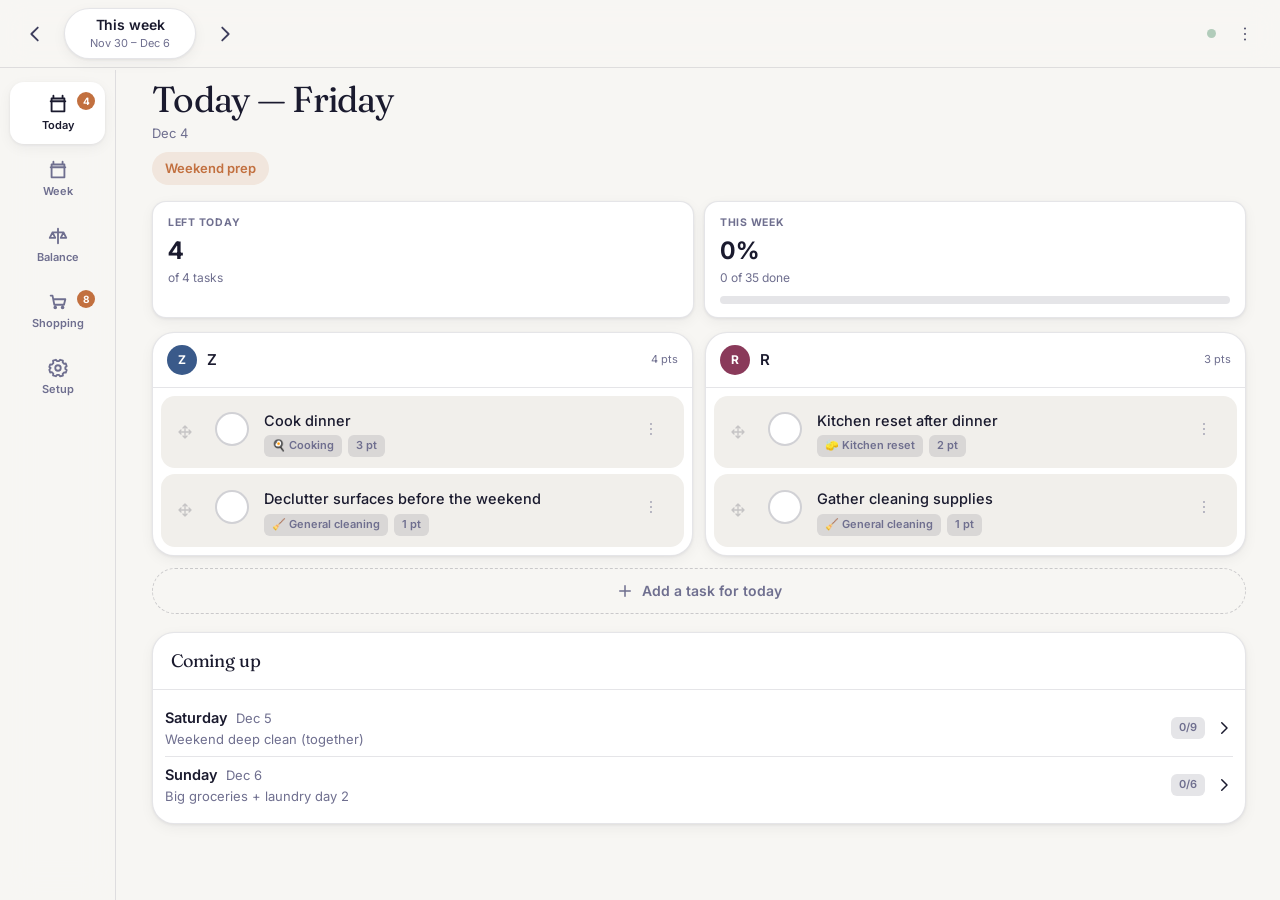
<file: index.html>
<!DOCTYPE html>
<html lang="en">
<head>
<meta charset="UTF-8">
<meta name="viewport" content="width=device-width, initial-scale=1, viewport-fit=cover">
<meta name="theme-color" content="#1a1a2e">
<meta name="description" content="Weekly home planner: fair task splitting for two people, tablet-first and offline.">
<title>Home Planner</title>

<link rel="manifest" href="manifest.webmanifest">
<link rel="apple-touch-icon" href="icons/icon-180.png">
<meta name="apple-mobile-web-app-capable" content="yes">
<meta name="apple-mobile-web-app-status-bar-style" content="black-translucent">
<meta name="apple-mobile-web-app-title" content="Home">
<meta name="mobile-web-app-capable" content="yes">

<link rel="preconnect" href="https://fonts.googleapis.com">
<link rel="preconnect" href="https://fonts.gstatic.com" crossorigin>
<link href="https://fonts.googleapis.com/css2?family=Fraunces:opsz,wght@9..144,400;9..144,600&family=Inter:wght@400;500;600;700&display=swap" rel="stylesheet">
<link rel="stylesheet" href="css/app.css">
</head>
<body>

<div id="boot" class="boot">
  <div class="boot-inner">
    <div class="boot-mark">H</div>
    <p>Loading your plan…</p>
  </div>
</div>

<div id="app" class="app" hidden>
  <header class="topbar">
    <div class="topbar-left">
      <button class="icon-btn" id="btn-prev-week" type="button" aria-label="Previous week"></button>
      <button class="week-pill" id="week-pill" type="button">
        <span class="week-pill-main" id="week-pill-main">Week</span>
        <span class="week-pill-sub" id="week-pill-sub">—</span>
      </button>
      <button class="icon-btn" id="btn-next-week" type="button" aria-label="Next week"></button>
      <button class="today-chip" id="btn-jump-today" type="button" hidden>Jump to now</button>
    </div>
    <div class="topbar-right">
      <span class="save-dot" id="save-dot" title="All changes saved"></span>
      <button class="icon-btn" id="btn-menu" type="button" aria-label="More actions"></button>
    </div>
  </header>

  <main id="view" class="view" tabindex="-1"></main>

  <nav class="tabbar" id="tabbar" role="tablist"></nav>
</div>

<div id="toast-host" class="toast-host" aria-live="polite"></div>

<noscript>
  <div style="padding:24px;font-family:system-ui">
    This planner needs JavaScript enabled.
  </div>
</noscript>

<script type="module" src="js/app.js"></script>
</body>
</html>
</file>
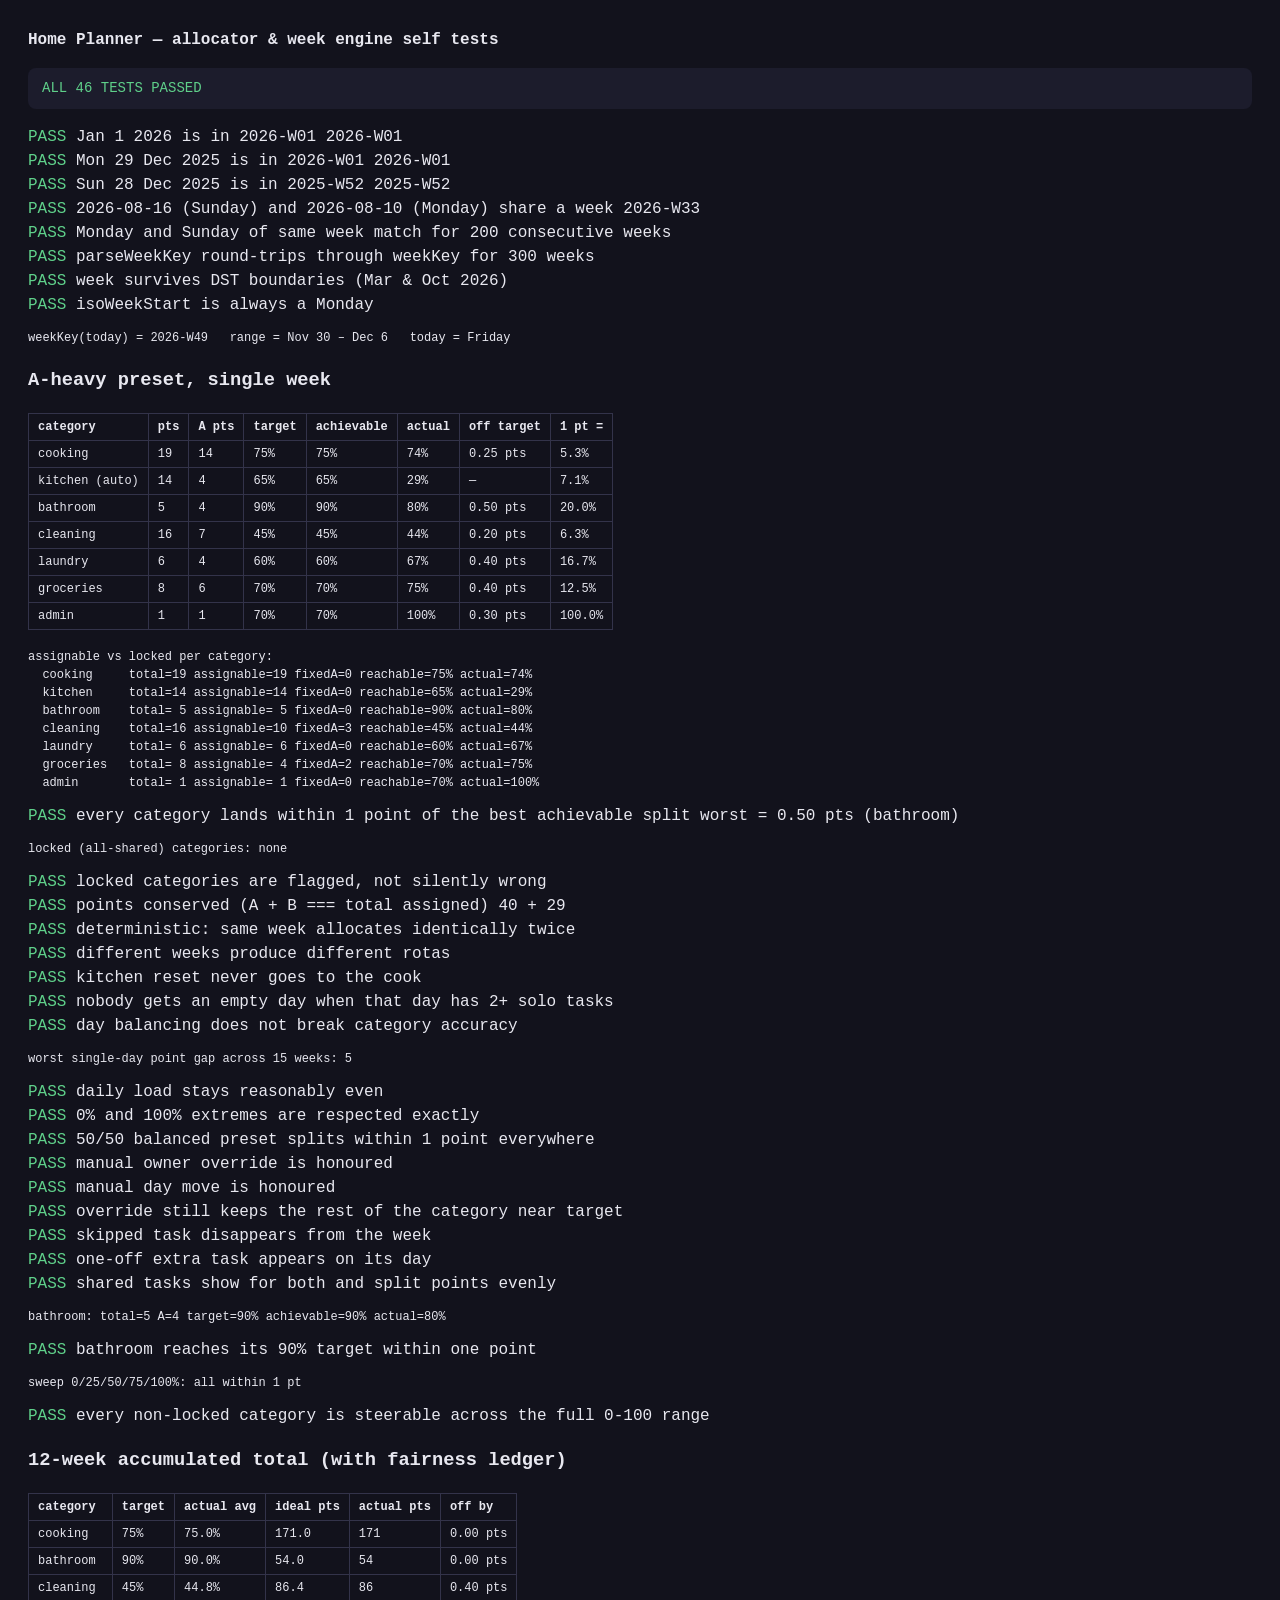
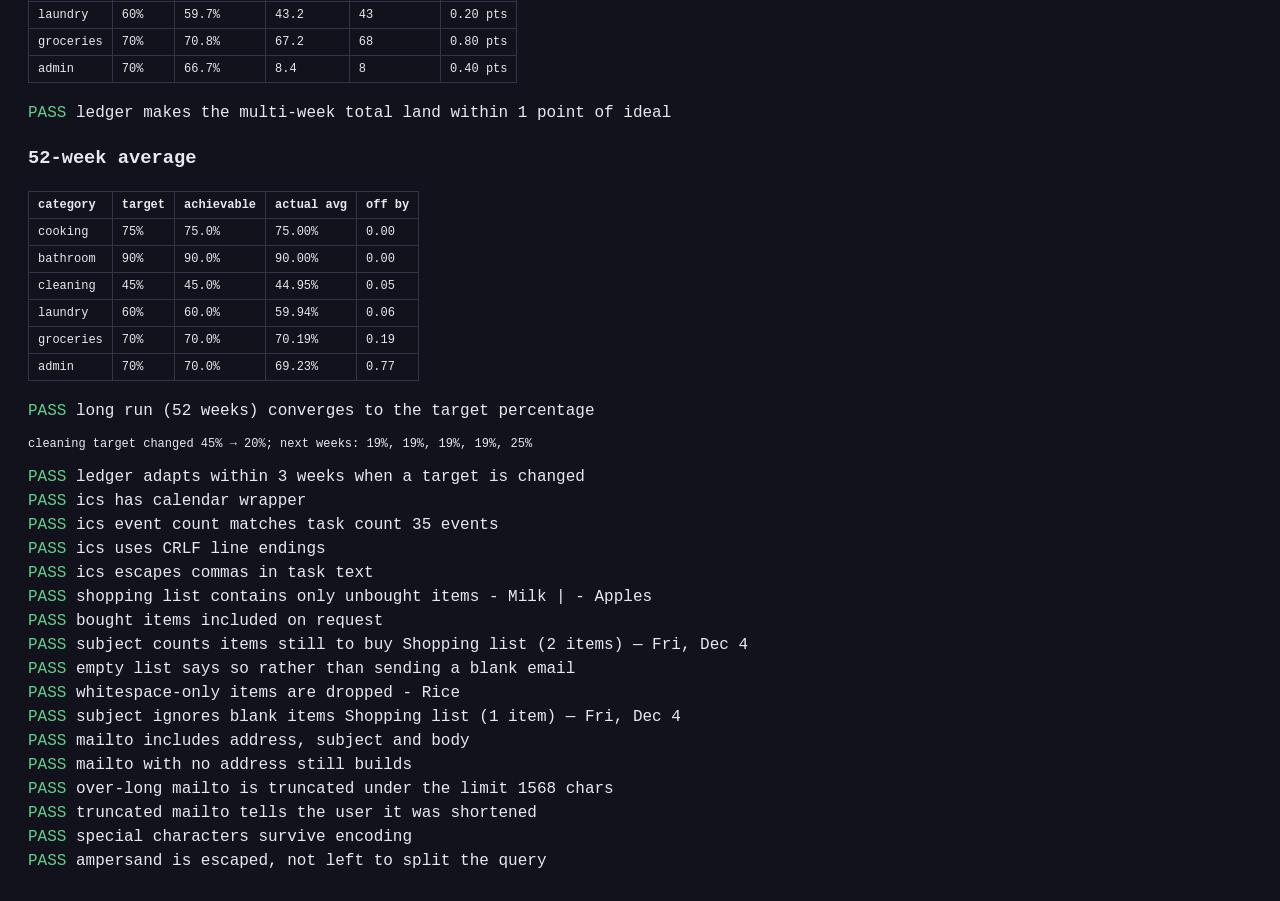
<file: tests/self-test.html>
<!DOCTYPE html>
<html lang="en">
<head>
<meta charset="UTF-8">
<title>Home Planner — self tests</title>
<style>
  body{font-family:ui-monospace,SFMono-Regular,Menlo,monospace;background:#12121c;color:#e8e8f0;padding:20px;line-height:1.5}
  h1{font-size:16px;margin:0 0 14px}
  .pass{color:#5fd08a}.fail{color:#ff7b72;font-weight:700}
  table{border-collapse:collapse;margin:10px 0 18px;font-size:12px}
  td,th{border:1px solid #33334a;padding:4px 9px;text-align:left}
  pre{white-space:pre-wrap;font-size:12px}
  #summary{margin:16px 0;padding:10px 14px;border-radius:8px;background:#1c1c2c;font-size:14px}
</style>
</head>
<body>
<h1>Home Planner — allocator &amp; week engine self tests</h1>
<div id="summary">running…</div>
<div id="out"></div>
<script type="module">
import { weekKey, parseWeekKey, shiftWeekKey, isoWeekStart, DAY_NAMES, weekRangeLabel, dayName } from '../js/week.js';
import { normalise, defaultShares } from '../js/state.js';
import { allocate, allocateWeek, weekTaskInstances, BOTH } from '../js/allocate.js';
import { buildIcs } from '../js/ics.js';
import { shoppingListText, shoppingListSubject, buildMailto } from '../js/share.js';
import { DEFAULT_TASKS } from '../js/data.js';

const out = document.getElementById('out');
let pass = 0, fail = 0;

function log(html) { const d = document.createElement('div'); d.innerHTML = html; out.appendChild(d); }
function ok(name, cond, extra = '') {
  if (cond) { pass++; log(`<span class="pass">PASS</span> ${name} ${extra}`); }
  else { fail++; log(`<span class="fail">FAIL</span> ${name} ${extra}`); }
}

// ── week engine ──────────────────────────────────────────────
ok('Jan 1 2026 is in 2026-W01', weekKey(new Date(2026, 0, 1)) === '2026-W01', weekKey(new Date(2026, 0, 1)));
ok('Mon 29 Dec 2025 is in 2026-W01', weekKey(new Date(2025, 11, 29)) === '2026-W01', weekKey(new Date(2025, 11, 29)));
ok('Sun 28 Dec 2025 is in 2025-W52', weekKey(new Date(2025, 11, 28)) === '2025-W52', weekKey(new Date(2025, 11, 28)));
ok('2026-08-16 (Sunday) and 2026-08-10 (Monday) share a week',
   weekKey(new Date(2026, 7, 16)) === weekKey(new Date(2026, 7, 10)),
   weekKey(new Date(2026, 7, 16)));
ok('Monday and Sunday of same week match for 200 consecutive weeks', (() => {
  for (let i = 0; i < 200; i++) {
    const mon = new Date(2024, 0, 1 + i * 7);
    const sun = new Date(2024, 0, 1 + i * 7 + 6);
    if (weekKey(mon) !== weekKey(sun)) return false;
  }
  return true;
})());
ok('parseWeekKey round-trips through weekKey for 300 weeks', (() => {
  let k = '2024-W01';
  for (let i = 0; i < 300; i++) {
    const p = parseWeekKey(k);
    const local = new Date(p.monday.getUTCFullYear(), p.monday.getUTCMonth(), p.monday.getUTCDate());
    if (weekKey(local) !== k) return false;
    k = shiftWeekKey(k, 1);
  }
  return true;
})());
ok('week survives DST boundaries (Mar & Oct 2026)', (() => {
  const marA = weekKey(new Date(2026, 2, 29, 1)); // clocks go forward in EU
  const marB = weekKey(new Date(2026, 2, 29, 23));
  const octA = weekKey(new Date(2026, 9, 25, 1));
  const octB = weekKey(new Date(2026, 9, 25, 23));
  return marA === marB && octA === octB;
})());
ok('isoWeekStart is always a Monday', (() => {
  for (let i = 0; i < 400; i++) {
    const d = new Date(2025, 0, 1 + i);
    if (isoWeekStart(d).getUTCDay() !== 1) return false;
  }
  return true;
})());
log(`<pre>weekKey(today) = ${weekKey()}   range = ${weekRangeLabel(weekKey())}   today = ${dayName()}</pre>`);

// ── allocator ────────────────────────────────────────────────
function makeState(overrides = {}) {
  return normalise({ shares: defaultShares('aHeavy'), ...overrides });
}

function report(title, alloc, shares) {
  const rows = Object.entries(alloc.perCat)
    .filter(([, c]) => c.total > 0)
    .map(([cat, c]) => {
      const dev = c.auto ? '—' : `${c.offBy.toFixed(2)} pts`;
      return `<tr><td>${cat}${c.auto ? ' (auto)' : ''}${c.locked ? ' (locked)' : ''}</td><td>${c.total}</td><td>${c.a}</td><td>${shares[cat]}%</td><td>${c.reachable}%</td><td>${c.actual}%</td><td>${dev}</td><td>${c.step.toFixed(1)}%</td></tr>`;
    });
  log(`<h3>${title}</h3><table><tr><th>category</th><th>pts</th><th>A pts</th><th>target</th><th>achievable</th><th>actual</th><th>off target</th><th>1 pt =</th></tr>${rows.join('')}</table>`);
}

const s1 = makeState();
const key = weekKey();
const a1 = allocate(s1, key, { carry: {} });
report('A-heavy preset, single week', a1, s1.shares);
log(`<pre>assignable vs locked per category:
${Object.entries(a1.perCat).filter(([,c])=>c.total).map(([k,c])=>`  ${k.padEnd(11)} total=${String(c.total).padStart(2)} assignable=${String(c.assignable).padStart(2)} fixedA=${c.fixedA} reachable=${c.reachable}% actual=${c.actual}%${c.locked?'  LOCKED (all shared)':''}`).join('\n')}</pre>`);

// Accuracy: measure against what the task mix actually permits. Shared ("together")
// tasks are locked to 50/50, so they cap how lopsided a category can be.
let worst = 0, worstCat = '';
Object.entries(a1.perCat).forEach(([cat, c]) => {
  if (!c.total || c.auto || c.locked) return;
  const off = Math.abs(c.a - (c.reachable * c.total) / 100);
  if (off > worst) { worst = off; worstCat = cat; }
});
ok('every category lands within 1 point of the best achievable split', worst <= 1 + 1e-9, `worst = ${worst.toFixed(2)} pts (${worstCat || 'none'})`);

ok('locked categories are flagged, not silently wrong', (() => {
  const locked = Object.entries(a1.perCat).filter(([, c]) => c.locked);
  log(`<pre>locked (all-shared) categories: ${locked.map(([k]) => k).join(', ') || 'none'}</pre>`);
  return locked.every(([, c]) => c.assignable === 0);
})());

ok('points conserved (A + B === total assigned)', (() => {
  const total = a1.instances.reduce((s, t) => s + t.pts, 0);
  return Math.abs(a1.totals.a + a1.totals.b - total) < 1e-9;
})(), `${a1.totals.a} + ${a1.totals.b}`);

ok('deterministic: same week allocates identically twice', (() => {
  const b = allocate(makeState(), key, { carry: {} });
  return JSON.stringify(b.days) === JSON.stringify(allocate(makeState(), key, { carry: {} }).days);
})());

ok('different weeks produce different rotas', (() => {
  const keys = [key, shiftWeekKey(key, 1), shiftWeekKey(key, 2), shiftWeekKey(key, 3)];
  const sigs = new Set(keys.map(k => JSON.stringify(allocate(makeState(), k, { carry: {} }).days[ 'Monday' ].items.map(i => i.owner))));
  return sigs.size > 1;
})());

ok('kitchen reset never goes to the cook', (() => {
  for (let w = 0; w < 12; w++) {
    const k = shiftWeekKey(key, w);
    const a = allocate(makeState(), k, { carry: {} });
    for (const d of DAY_NAMES) {
      const day = a.days[d];
      const cook = day.items.find(i => i.cat === 'cooking' && i.owner !== BOTH);
      const kitchen = day.items.find(i => i.cat === 'kitchen');
      if (cook && kitchen && cook.owner === kitchen.owner) return false;
    }
  }
  return true;
})());

ok('nobody gets an empty day when that day has 2+ solo tasks', (() => {
  for (let w = 0; w < 12; w++) {
    const a = allocate(makeState(), shiftWeekKey(key, w), { carry: {} });
    for (const d of DAY_NAMES) {
      const items = a.days[d].items;
      const solo = items.filter(i => i.owner !== BOTH);
      if (solo.length < 2) continue;
      const owners = new Set(items.map(i => i.owner));
      if (!(owners.has(a.people.a.id) || owners.has(BOTH)) || !(owners.has(a.people.b.id) || owners.has(BOTH))) return false;
    }
  }
  return true;
})());

ok('day balancing does not break category accuracy', (() => {
  // Swaps are only allowed between same-category, same-point tasks, so totals must hold.
  for (let w = 0; w < 15; w++) {
    const a = allocate(makeState(), shiftWeekKey(key, w), { carry: {} });
    for (const c of Object.values(a.perCat)) {
      if (!c.total || c.auto || c.locked) continue;
      if (Math.abs(c.a - (c.reachable * c.total) / 100) > 1 + 1e-9) return false;
    }
  }
  return true;
})());

ok('daily load stays reasonably even', (() => {
  let worstDay = 0;
  for (let w = 0; w < 15; w++) {
    const a = allocate(makeState(), shiftWeekKey(key, w), { carry: {} });
    for (const d of DAY_NAMES) {
      const gap = Math.abs(a.days[d].ptsA - a.days[d].ptsB);
      if (gap > worstDay) worstDay = gap;
    }
  }
  log(`<pre>worst single-day point gap across 15 weeks: ${worstDay}</pre>`);
  return worstDay <= 5;
})());

ok('0% and 100% extremes are respected exactly', (() => {
  const zero = makeState({ shares: { ...defaultShares('aHeavy'), cooking: 0, laundry: 0 } });
  const full = makeState({ shares: { ...defaultShares('aHeavy'), cooking: 100, laundry: 100 } });
  const az = allocate(zero, key, { carry: {} });
  const af = allocate(full, key, { carry: {} });
  return az.perCat.cooking.a === 0 && az.perCat.laundry.a === 0 &&
         af.perCat.cooking.a === af.perCat.cooking.total && af.perCat.laundry.a === af.perCat.laundry.total;
})());

ok('50/50 balanced preset splits within 1 point everywhere', (() => {
  const s = makeState({ shares: Object.fromEntries(Object.keys(defaultShares('balanced')).map(c => [c, 50])) });
  const a = allocate(s, key, { carry: {} });
  return Object.values(a.perCat).every(c => !c.total || c.auto || Math.abs(c.a - c.total / 2) <= 1);
})());

// Manual moves and overrides
const s2 = makeState();
const first = DEFAULT_TASKS.find(t => t.cat === 'laundry');
s2.weeks[key] = { done: {}, owner: { [first.id]: s2.people[1].id }, dayOf: { [first.id]: 'Friday' }, skipped: {}, extras: [], notes: '', roll: 0 };
const a2 = allocate(s2, key, { carry: {} });
ok('manual owner override is honoured', a2.days.Friday.items.some(i => i.id === first.id && i.owner === s2.people[1].id));
ok('manual day move is honoured', a2.days.Friday.items.some(i => i.id === first.id) && !a2.days.Tuesday.items.some(i => i.id === first.id));
ok('override still keeps the rest of the category near target', (() => {
  const c = a2.perCat.laundry;
  return Math.abs(c.a - (c.total * c.target) / 100) <= 1.5;
})());

const s3 = makeState();
s3.weeks[key] = { done: {}, owner: {}, dayOf: {}, skipped: { 'wed-vacuum': true }, extras: [
  { id: 'x1', text: 'Fix the shelf', cat: 'admin', pts: 2, day: 'Saturday', person: null, shared: false, extra: true }
], notes: '', roll: 0 };
const a3 = allocate(s3, key, { carry: {} });
ok('skipped task disappears from the week', !a3.instances.some(i => i.id === 'wed-vacuum'));
ok('one-off extra task appears on its day', a3.days.Saturday.items.some(i => i.id === 'x1'));

ok('shared tasks show for both and split points evenly', (() => {
  const shared = a1.instances.filter(i => i.shared);
  if (!shared.length) return false;
  return a1.days.Saturday.items.filter(i => i.shared).every(i => i.owner === BOTH);
})());

// A lopsided target must be reachable now that bathroom jobs are solo work.
ok('bathroom reaches its 90% target within one point', (() => {
  const c = a1.perCat.bathroom;
  log(`<pre>bathroom: total=${c.total} A=${c.a} target=${c.target}% achievable=${c.reachable}% actual=${c.actual}%</pre>`);
  return !c.locked && Math.abs(c.a - (c.reachable * c.total) / 100) <= 1;
})());

ok('every non-locked category is steerable across the full 0-100 range', (() => {
  const results = [];
  for (const pct of [0, 25, 50, 75, 100]) {
    const s = makeState({ shares: Object.fromEntries(Object.keys(defaultShares('aHeavy')).map(c => [c, pct])) });
    const a = allocate(s, key, { carry: {} });
    for (const [cat, c] of Object.entries(a.perCat)) {
      if (!c.total || c.auto || c.locked) continue;
      const off = Math.abs(c.a - (c.reachable * c.total) / 100);
      if (off > 1) results.push(`${cat}@${pct}%: off ${off.toFixed(2)}`);
    }
  }
  log(`<pre>sweep 0/25/50/75/100%: ${results.length ? results.join(', ') : 'all within 1 pt'}</pre>`);
  return results.length === 0;
})());

// Fairness ledger across many weeks. Measured in accumulated POINTS, not percentages:
// a category with one 1-point task per week can only ever land on whole points, so over
// 12 weeks a 70% target (8.4 pts) must resolve to 8 or 9. Judging such a category by
// percentage deviation would demand an impossible split.
ok('ledger makes the multi-week total land within 1 point of ideal', (() => {
  const s = makeState();
  const keys = Array.from({ length: 12 }, (_, i) => shiftWeekKey(key, i));
  const acc = {};
  // Weeks must be created as we go: the ledger only looks at weeks that already exist.
  keys.forEach(k => {
    s.weeks[k] = { done: {}, owner: {}, dayOf: {}, skipped: {}, extras: [], notes: '', roll: 0 };
    const a = allocateWeek(s, k);
    Object.entries(a.perCat).forEach(([cat, c]) => {
      if (!c.total || c.auto || c.locked) return;
      acc[cat] = acc[cat] || { a: 0, total: 0, target: c.target, reach: 0 };
      acc[cat].a += c.a;
      acc[cat].total += c.total;
      acc[cat].reach += (c.reachable * c.total) / 100;
    });
  });
  const rows = Object.entries(acc).map(([cat, c]) => {
    const actual = (c.a / c.total) * 100;
    const idealPts = c.reach;
    const offPts = Math.abs(c.a - idealPts);
    return `<tr><td>${cat}</td><td>${c.target}%</td><td>${actual.toFixed(1)}%</td><td>${idealPts.toFixed(1)}</td><td>${c.a}</td><td>${offPts.toFixed(2)} pts</td></tr>`;
  });
  log(`<h3>12-week accumulated total (with fairness ledger)</h3><table><tr><th>category</th><th>target</th><th>actual avg</th><th>ideal pts</th><th>actual pts</th><th>off by</th></tr>${rows.join('')}</table>`);
  return Object.values(acc).every(c => Math.abs(c.a - c.reach) <= 1 + 1e-9);
})());

// Convergence proof: given enough weeks, even a 1-point-per-week category should track
// its target to within a fraction of a percent.
ok('long run (52 weeks) converges to the target percentage', (() => {
  const s = makeState();
  const acc = {};
  for (let i = 0; i < 52; i++) {
    const k = shiftWeekKey(key, i);
    s.weeks[k] = { done: {}, owner: {}, dayOf: {}, skipped: {}, extras: [], notes: '', roll: 0 };
    const a = allocateWeek(s, k);
    Object.entries(a.perCat).forEach(([cat, c]) => {
      if (!c.total || c.auto || c.locked) return;
      acc[cat] = acc[cat] || { a: 0, total: 0, target: c.target, reach: 0 };
      acc[cat].a += c.a;
      acc[cat].total += c.total;
      acc[cat].reach += (c.reachable * c.total) / 100;
    });
  }
  const rows = Object.entries(acc).map(([cat, c]) => {
    const actual = (c.a / c.total) * 100;
    const ideal = (c.reach / c.total) * 100;
    return `<tr><td>${cat}</td><td>${c.target}%</td><td>${ideal.toFixed(1)}%</td><td>${actual.toFixed(2)}%</td><td>${Math.abs(actual - ideal).toFixed(2)}</td></tr>`;
  });
  log(`<h3>52-week average</h3><table><tr><th>category</th><th>target</th><th>achievable</th><th>actual avg</th><th>off by</th></tr>${rows.join('')}</table>`);
  return Object.values(acc).every(c => Math.abs((c.a / c.total) * 100 - (c.reach / c.total) * 100) < 1);
})());

// Changing your mind mid-stream must not leave a permanent debt hangover.
ok('ledger adapts within 3 weeks when a target is changed', (() => {
  const s = makeState();
  for (let i = 0; i < 8; i++) {
    const k = shiftWeekKey(key, i);
    s.weeks[k] = { done: {}, owner: {}, dayOf: {}, skipped: {}, extras: [], notes: '', roll: 0 };
    allocateWeek(s, k);
  }
  s.shares.cleaning = 20; // was 45
  const after = [];
  for (let i = 8; i < 13; i++) {
    const k = shiftWeekKey(key, i);
    s.weeks[k] = { done: {}, owner: {}, dayOf: {}, skipped: {}, extras: [], notes: '', roll: 0 };
    const a = allocateWeek(s, k);
    after.push(a.perCat.cleaning.actual);
  }
  log(`<pre>cleaning target changed 45% → 20%; next weeks: ${after.join('%, ')}%</pre>`);
  const settled = after.slice(2);
  return settled.every(p => Math.abs(p - 20) <= 12);
})());

// ── calendar export ──────────────────────────────────────────
const ics = buildIcs(s1, [key]);
ok('ics has calendar wrapper', ics.startsWith('BEGIN:VCALENDAR') && ics.trim().endsWith('END:VCALENDAR'));
ok('ics event count matches task count', (() => {
  const events = (ics.match(/BEGIN:VEVENT/g) || []).length;
  return events === a1.instances.length;
})(), `${(ics.match(/BEGIN:VEVENT/g) || []).length} events`);
ok('ics uses CRLF line endings', ics.includes('\r\n') && !/[^\r]\n/.test(ics));
ok('ics escapes commas in task text', (() => {
  const s = makeState();
  s.tasks = [{ id: 't1', text: 'Buy milk, eggs; and bread', cat: 'groceries', pts: 1, day: 'Monday', active: true }];
  return buildIcs(s, [key]).includes('milk\\, eggs\\; and bread');
})());

// ── sharing the shopping list ────────────────────────────────
{
  const s = makeState();
  s.groceries = [
    { id: 'g1', text: 'Milk', checked: false },
    { id: 'g2', text: 'Bread', checked: true },
    { id: 'g3', text: 'Apples', checked: false },
  ];

  const body = shoppingListText(s);
  ok('shopping list contains only unbought items', body.includes('Milk') && body.includes('Apples') && !body.includes('Bread'), body.replace(/\n/g, ' | '));
  ok('bought items included on request', shoppingListText(s, { includeBought: true }).includes('Bread'));
  ok('subject counts items still to buy', shoppingListSubject(s).includes('2 items'), shoppingListSubject(s));

  const empty = makeState();
  empty.groceries = [{ id: 'g1', text: 'Milk', checked: true }];
  ok('empty list says so rather than sending a blank email', shoppingListText(empty).includes('Nothing left to buy'));

  // Blank rows are easy to create by tapping add twice; they must not become "- ".
  const blanks = makeState();
  blanks.groceries = [{ id: 'g1', text: '   ', checked: false }, { id: 'g2', text: 'Rice', checked: false }];
  ok('whitespace-only items are dropped', shoppingListText(blanks) === '- Rice', shoppingListText(blanks));
  ok('subject ignores blank items', shoppingListSubject(blanks).includes('1 item)'), shoppingListSubject(blanks));

  const short = buildMailto('a@b.com', 'Subject', '- Milk\n- Apples');
  ok('mailto includes address, subject and body', short.url.startsWith('mailto:a@b.com?') && short.url.includes('Milk') && !short.truncated);
  ok('mailto with no address still builds', buildMailto('', 'S', '- Milk').url.startsWith('mailto:?'));

  // A long list must be trimmed rather than handed to the OS at a length it will reject.
  const many = Array.from({ length: 400 }, (_, i) => `- Item number ${i} with a long name`).join('\n');
  const big = buildMailto('a@b.com', 'Subject', many);
  ok('over-long mailto is truncated under the limit', big.truncated && big.url.length <= 1600, `${big.url.length} chars`);
  ok('truncated mailto tells the user it was shortened', decodeURIComponent(big.url).includes('list shortened'));

  // Characters that would otherwise break the URL or split the body.
  const tricky = buildMailto('a@b.com', 'S', '- Tea & coffee\n- 50% cream\n- a?b=c#d');
  const decoded = decodeURIComponent(tricky.url);
  ok('special characters survive encoding', decoded.includes('Tea & coffee') && decoded.includes('50% cream') && decoded.includes('a?b=c#d'));
  ok('ampersand is escaped, not left to split the query', !tricky.url.includes('Tea & coffee') && tricky.url.includes('%26'));
}

document.getElementById('summary').innerHTML =
  fail === 0
    ? `<span class="pass">ALL ${pass} TESTS PASSED</span>`
    : `<span class="fail">${fail} FAILED</span> / ${pass} passed`;
</script>
</body>
</html>
</file>
<file: css/app.css>
/* Entry point for styles. Split into three files so each stays readable:
   base       — tokens, reset, app frame, tab bar, toast, sheet
   components — cards, task rows, day blocks, person columns
   forms      — stats, sliders, inputs, buttons, list rows, print */

@import url('base.css');
@import url('components.css');
@import url('forms.css');
</file>
